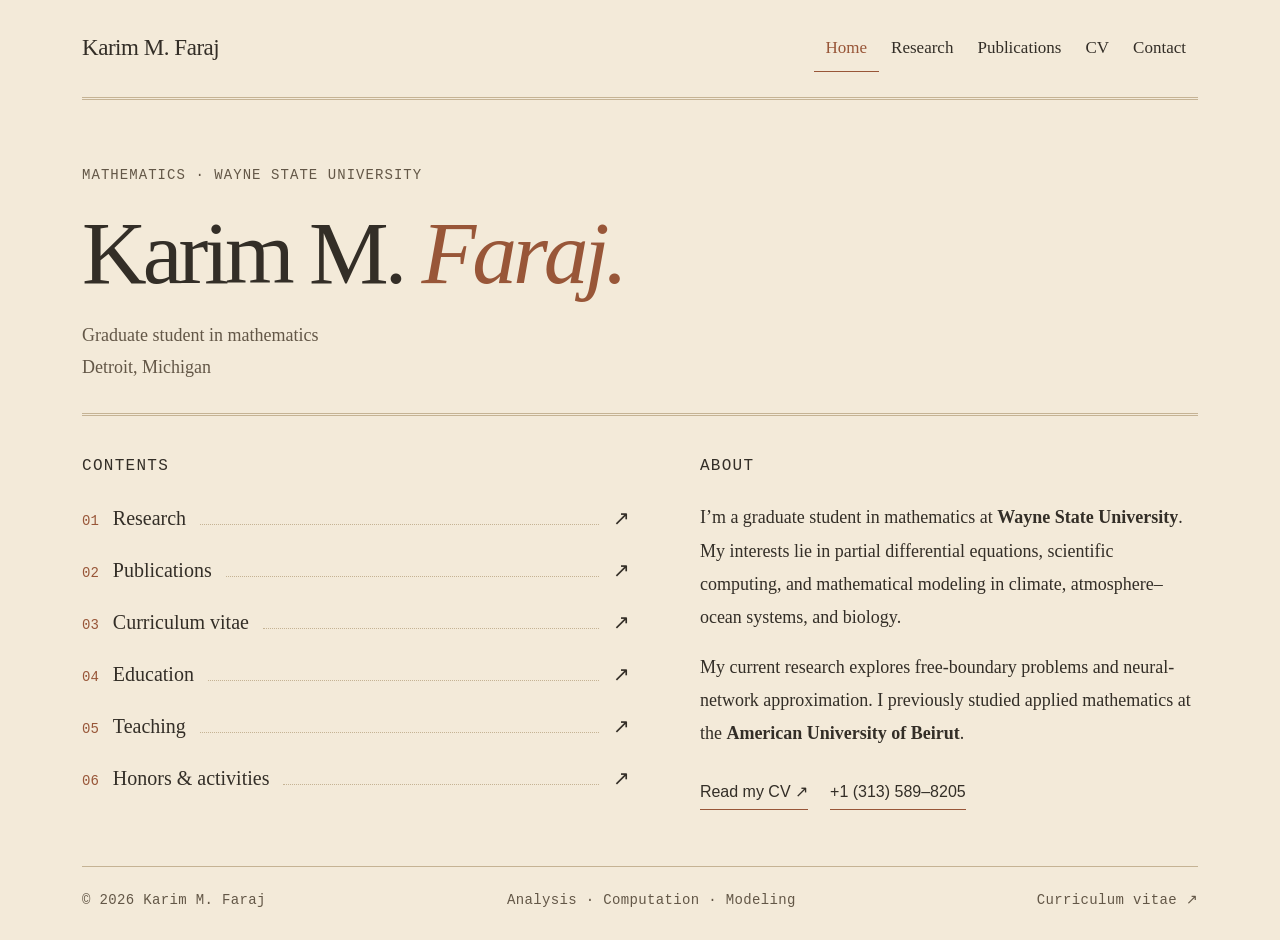
<file: index.html>
<!doctype html>
<html lang="en">
<head>
  <meta charset="utf-8">
  <meta name="viewport" content="width=device-width, initial-scale=1">
  <meta name="description" content="Karim M. Faraj — mathematics graduate student at Wayne State University. Research in partial differential equations, scientific computing, and mathematical modeling.">
  <meta name="theme-color" content="#f5f0e6">
  <title>About · Karim M. Faraj</title>
  <link rel="icon" href="favicon.svg" type="image/svg+xml">
  <link rel="stylesheet" href="styles.css">
  <script src="site.js" defer></script>
</head>
<body><a class="skip-link" href="#main">Skip to content</a><div class="page-shell"><header class="site-header"><a class="wordmark" href="index.html">Karim M. Faraj</a><nav aria-label="Main navigation"><a href="index.html" aria-current="page">Home</a><a href="research.html">Research</a><a href="publications.html">Publications</a><a href="cv.html">CV</a><a href="contact.html">Contact</a></nav></header><main id="main"><section class="home-overview" aria-labelledby="home-title"><div class="home-identity"><p class="eyebrow">Mathematics · Wayne State University</p><h1 id="home-title">Karim M. <em>Faraj.</em></h1><p class="home-affiliation">Graduate student in mathematics<br>Detroit, Michigan</p></div>
<nav class="contents" aria-label="Website contents"><h2>Contents</h2><ol><li><a href="research.html"><span>01</span><strong>Research</strong><span class="contents-dots"></span><span>↗</span></a></li><li><a href="publications.html"><span>02</span><strong>Publications</strong><span class="contents-dots"></span><span>↗</span></a></li><li><a href="cv.html"><span>03</span><strong>Curriculum vitae</strong><span class="contents-dots"></span><span>↗</span></a></li><li><a href="education.html"><span>04</span><strong>Education</strong><span class="contents-dots"></span><span>↗</span></a></li><li><a href="teaching.html"><span>05</span><strong>Teaching</strong><span class="contents-dots"></span><span>↗</span></a></li><li><a href="beyond.html"><span>06</span><strong>Honors &amp; activities</strong><span class="contents-dots"></span><span>↗</span></a></li></ol></nav>
<section class="home-abstract" aria-labelledby="about-heading"><h2 id="about-heading">About</h2><p>I’m a graduate student in mathematics at <strong>Wayne State University</strong>. My interests lie in partial differential equations, scientific computing, and mathematical modeling in climate, atmosphere–ocean systems, and biology.</p><p>My current research explores free-boundary problems and neural-network approximation. I previously studied applied mathematics at the <strong>American University of Beirut</strong>.</p><div class="hero-links"><a class="text-link" href="cv.html">Read my CV ↗</a><a class="text-link" href="tel:+13135898205">+1 (313) 589–8205</a></div></section></section></main><footer class="site-footer"><span>© 2026 Karim M. Faraj</span><span>Analysis · Computation · Modeling</span><a href="cv.html">Curriculum vitae ↗</a></footer></div></body></html>
</file>
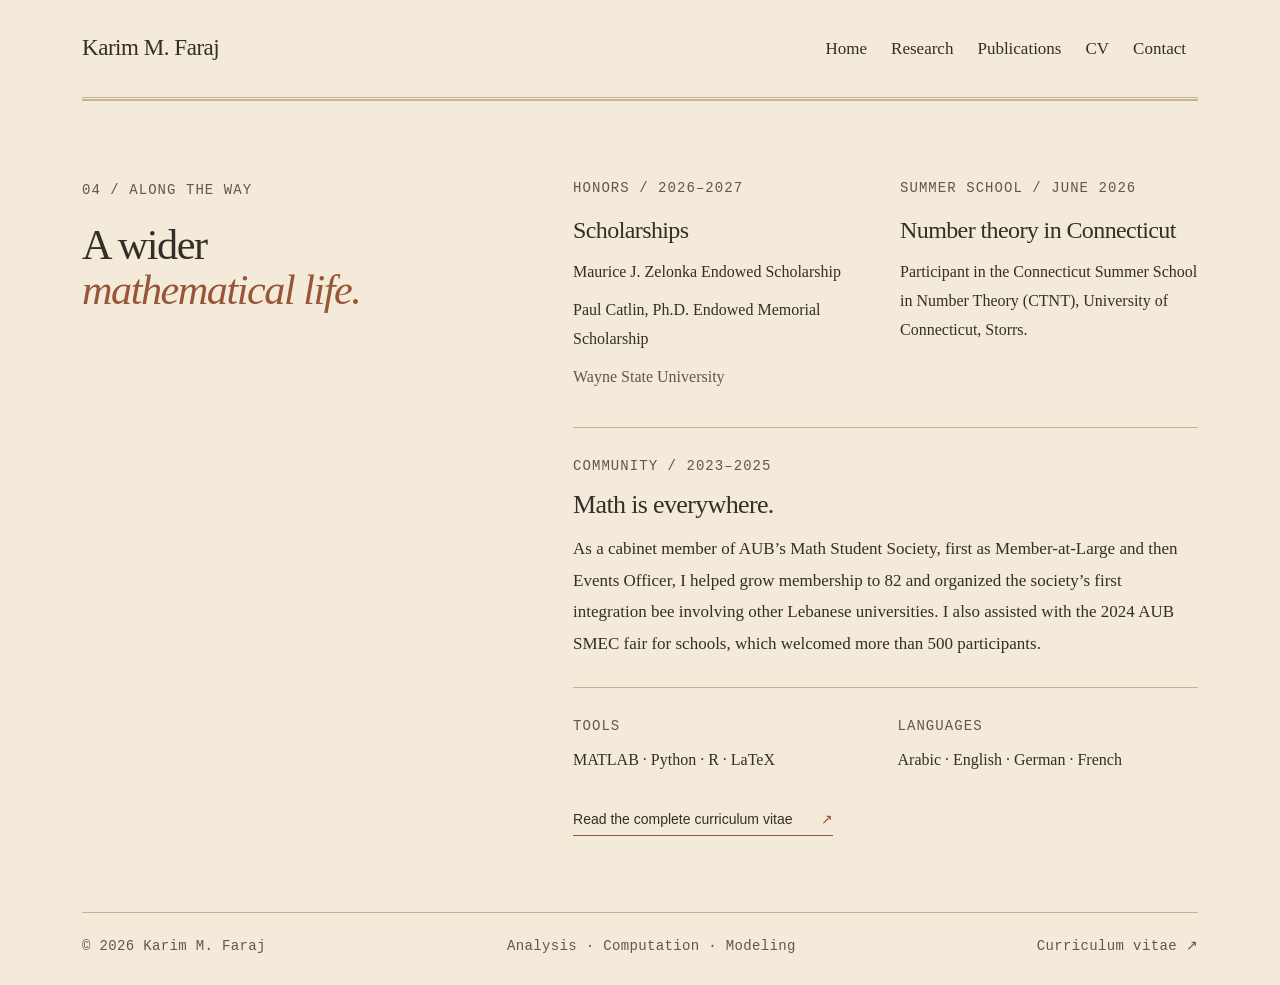
<file: beyond.html>
<!doctype html>
<html lang="en">
<head>
  <meta charset="utf-8">
  <meta name="viewport" content="width=device-width, initial-scale=1">
  <meta name="description" content="Karim M. Faraj — mathematics graduate student at Wayne State University. Research in partial differential equations, scientific computing, and mathematical modeling.">
  <meta name="theme-color" content="#f5f0e6">
  <title>More · Karim M. Faraj</title>
  <link rel="icon" href="favicon.svg" type="image/svg+xml">
  <link rel="stylesheet" href="styles.css">
  <script src="site.js" defer></script>
</head>
<body><a class="skip-link" href="#main">Skip to content</a><div class="page-shell"><header class="site-header"><a class="wordmark" href="index.html">Karim M. Faraj</a><nav aria-label="Main navigation"><a href="index.html">Home</a><a href="research.html">Research</a><a href="publications.html">Publications</a><a href="cv.html">CV</a><a href="contact.html">Contact</a></nav></header><main id="main"><section class="content-section" id="beyond" aria-labelledby="beyond-title">
      <div class="section-heading"><p class="eyebrow">04 / Along the way</p><h1 id="beyond-title">A wider<br><em>mathematical life.</em></h1></div>
      <div class="section-body">
        <div class="notes-grid">
          <article class="note-block"><p class="eyebrow">Honors / 2026–2027</p><h3>Scholarships</h3><p>Maurice J. Zelonka Endowed Scholarship</p><p>Paul Catlin, Ph.D. Endowed Memorial Scholarship</p><p class="small-note">Wayne State University</p></article>
          <article class="note-block"><p class="eyebrow">Summer school / June 2026</p><h3>Number theory in Connecticut</h3><p>Participant in the Connecticut Summer School in Number Theory (CTNT), University of Connecticut, Storrs.</p></article>
        </div>
        <article class="community-note"><p class="eyebrow">Community / 2023–2025</p><h3>Math is everywhere.</h3><p>As a cabinet member of AUB’s Math Student Society, first as Member-at-Large and then Events Officer, I helped grow membership to 82 and organized the society’s first integration bee involving other Lebanese universities. I also assisted with the 2024 AUB SMEC fair for schools, which welcomed more than 500 participants.</p></article>
        <div class="skills-summary"><div><p class="eyebrow">Tools</p><p>MATLAB · Python · R · LaTeX</p></div><div><p class="eyebrow">Languages</p><p>Arabic · English · German · French</p></div></div>
        <a class="text-link" href="cv.html">Read the complete curriculum vitae <span aria-hidden="true">↗</span></a>
      </div>
    </section></main><footer class="site-footer"><span>© 2026 Karim M. Faraj</span><span>Analysis · Computation · Modeling</span><a href="cv.html">Curriculum vitae ↗</a></footer></div></body></html>
</file>
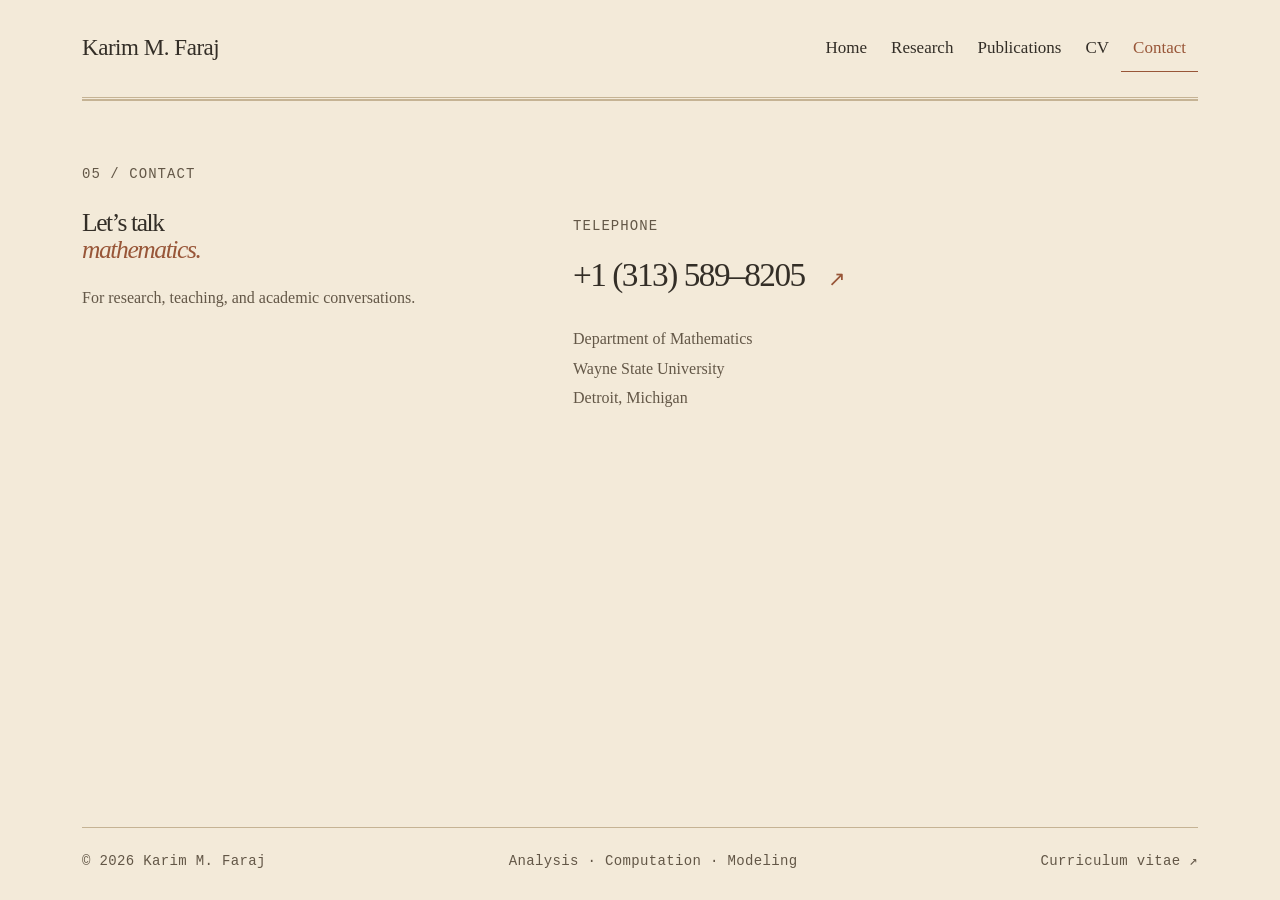
<file: contact.html>
<!doctype html>
<html lang="en">
<head>
  <meta charset="utf-8">
  <meta name="viewport" content="width=device-width, initial-scale=1">
  <meta name="description" content="Karim M. Faraj — mathematics graduate student at Wayne State University. Research in partial differential equations, scientific computing, and mathematical modeling.">
  <meta name="theme-color" content="#f5f0e6">
  <title>Contact · Karim M. Faraj</title>
  <link rel="icon" href="favicon.svg" type="image/svg+xml">
  <link rel="stylesheet" href="styles.css">
  <script src="site.js" defer></script>
</head>
<body><a class="skip-link" href="#main">Skip to content</a><div class="page-shell"><header class="site-header"><a class="wordmark" href="index.html">Karim M. Faraj</a><nav aria-label="Main navigation"><a href="index.html">Home</a><a href="research.html">Research</a><a href="publications.html">Publications</a><a href="cv.html">CV</a><a href="contact.html" aria-current="page">Contact</a></nav></header><main id="main"><section class="contact-section" id="contact" aria-labelledby="contact-title">
      <p class="eyebrow">05 / Contact</p>
      <div class="contact-grid"><div><h1 id="contact-title">Let’s talk<br><em>mathematics.</em></h1><p>For research, teaching, and academic conversations.</p></div><div class="contact-details"><p class="eyebrow">Telephone</p><a class="phone-link" href="tel:+13135898205">+1 (313) 589–8205 <span aria-hidden="true">↗</span></a><p>Department of Mathematics<br>Wayne State University<br>Detroit, Michigan</p></div></div>
    </section></main><footer class="site-footer"><span>© 2026 Karim M. Faraj</span><span>Analysis · Computation · Modeling</span><a href="cv.html">Curriculum vitae ↗</a></footer></div></body></html>
</file>
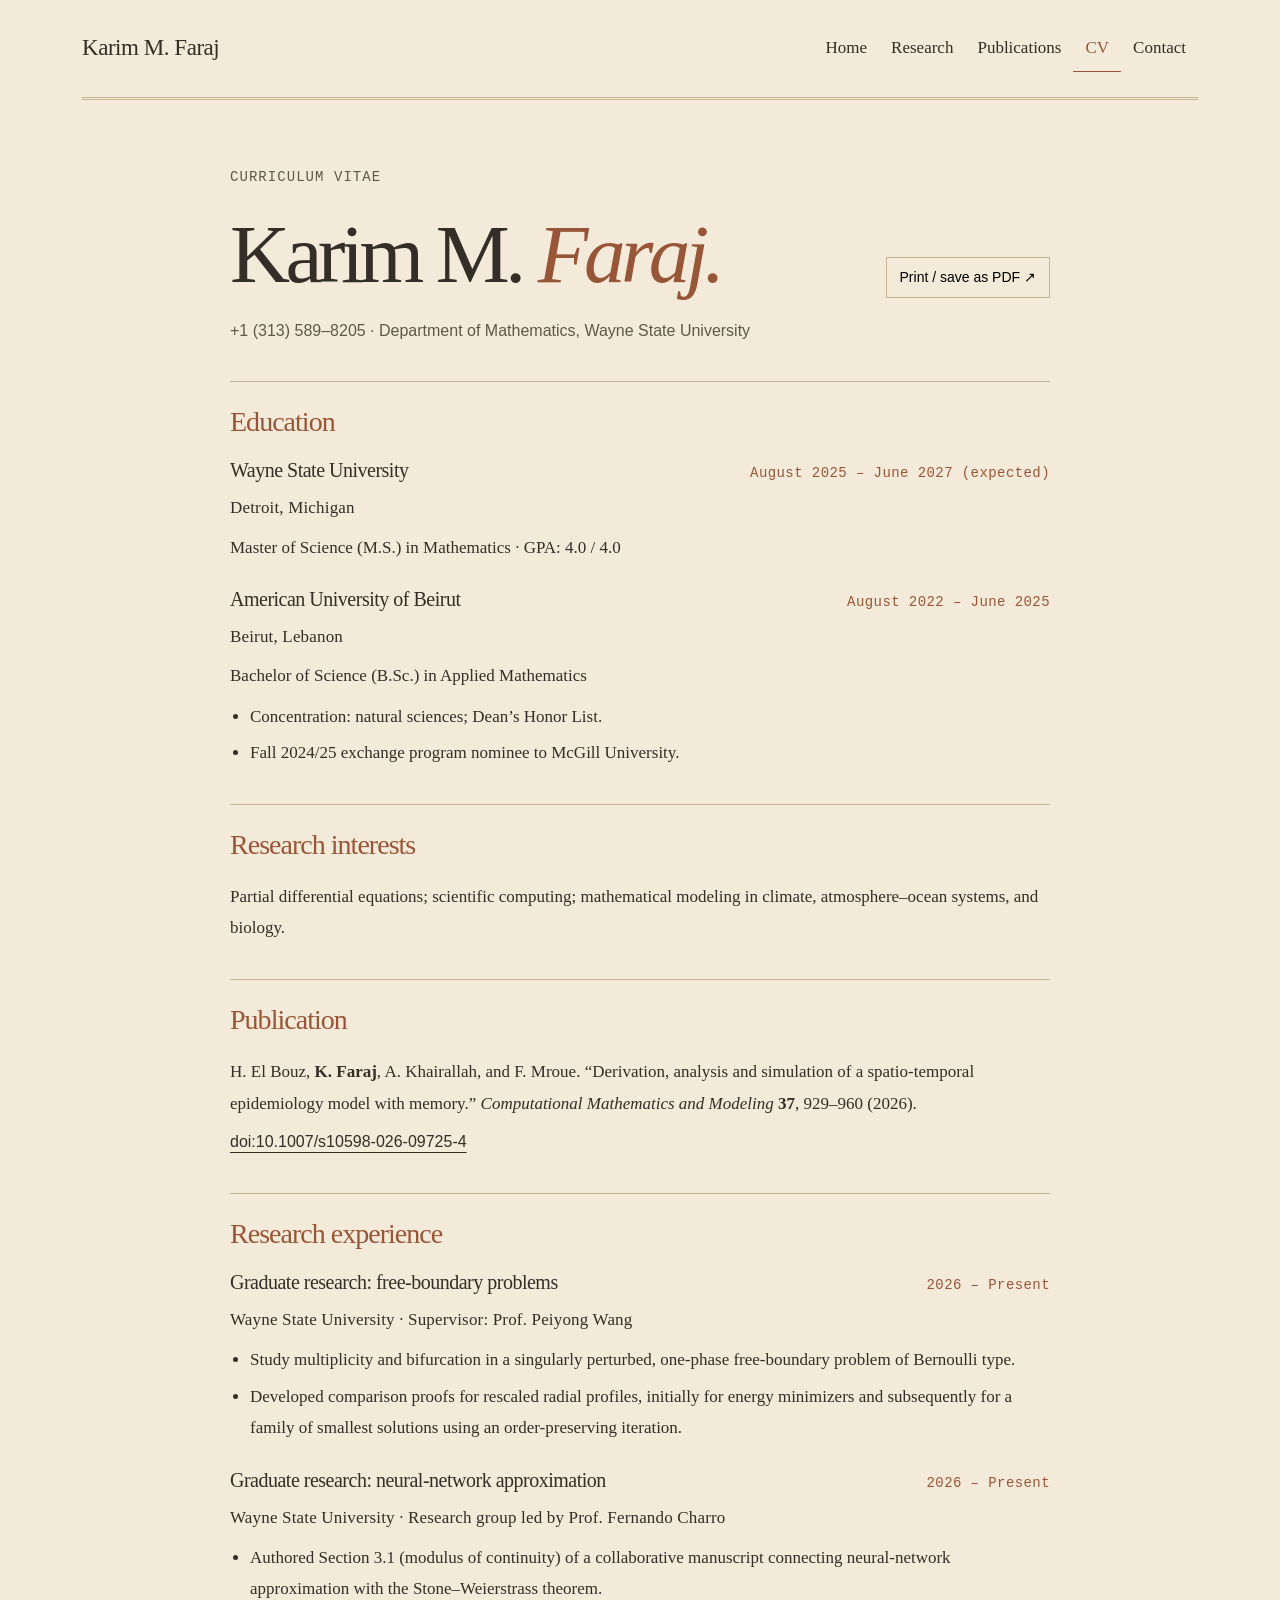
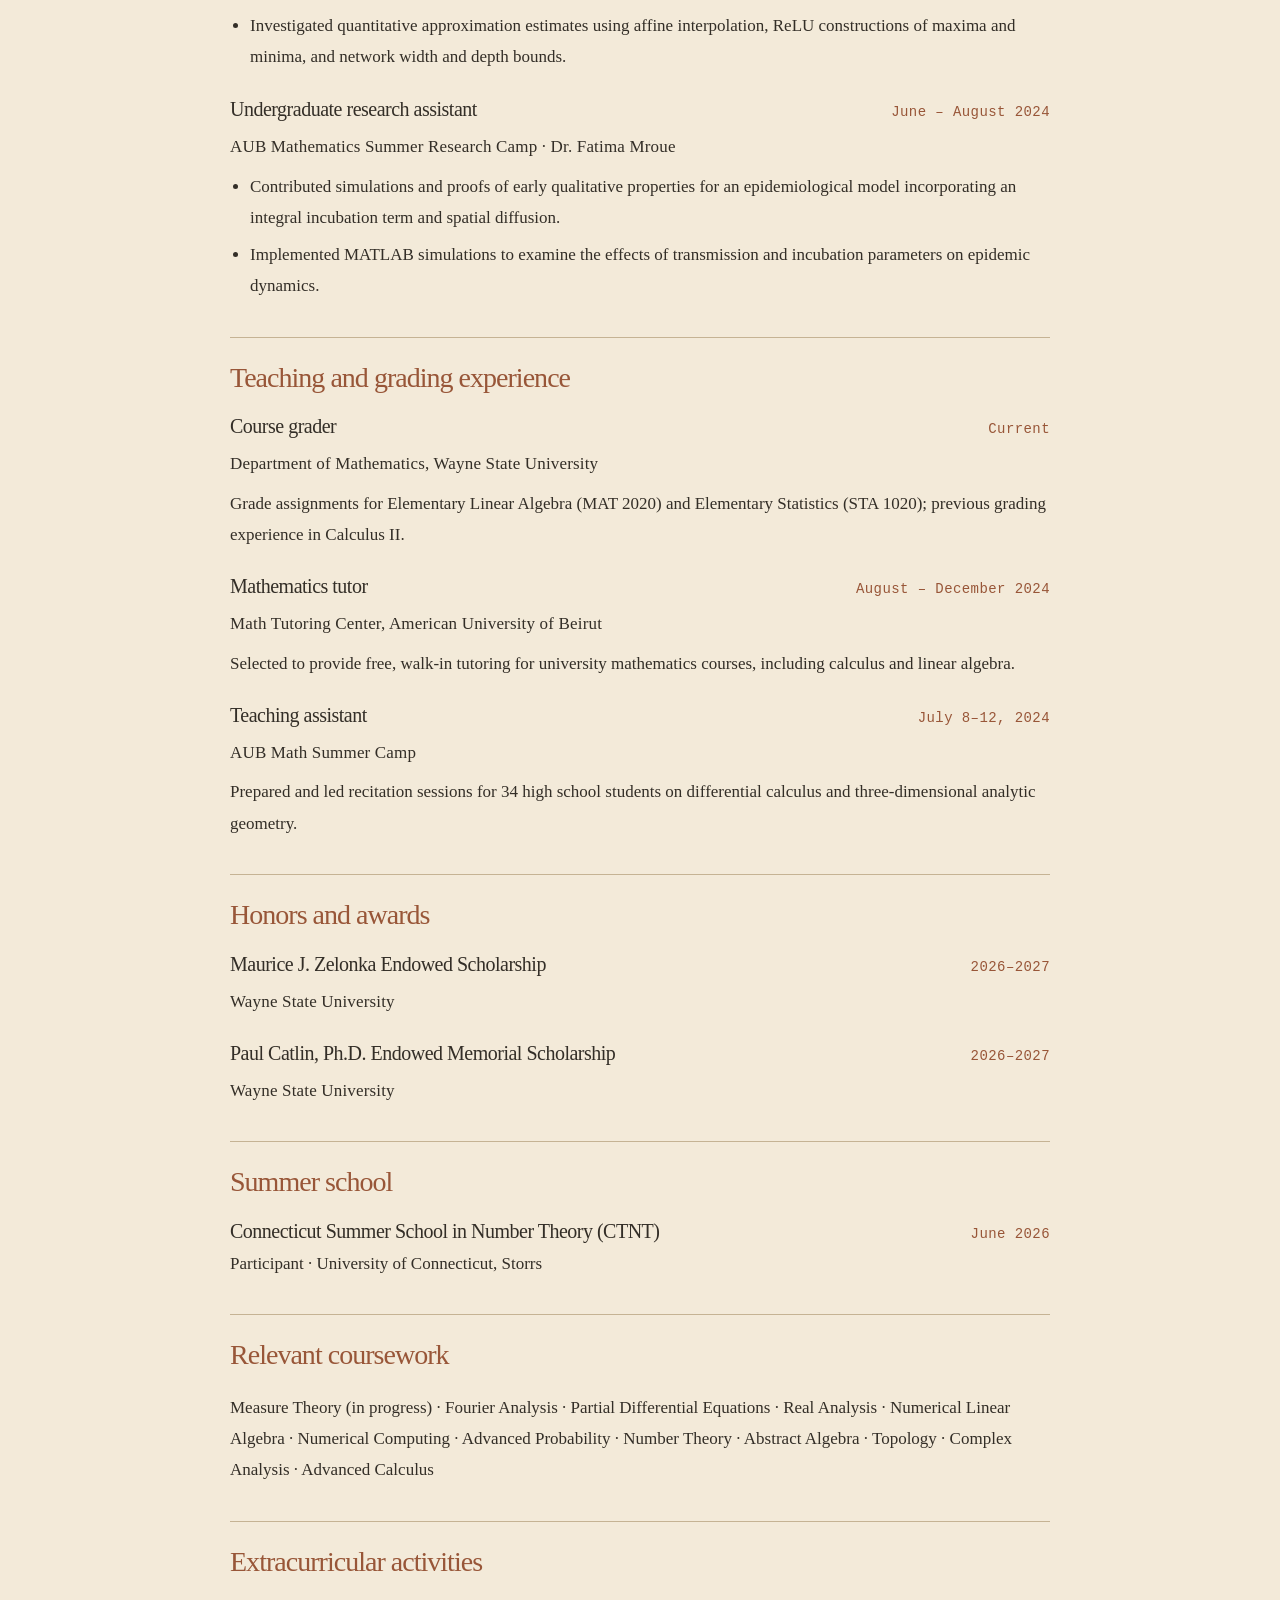
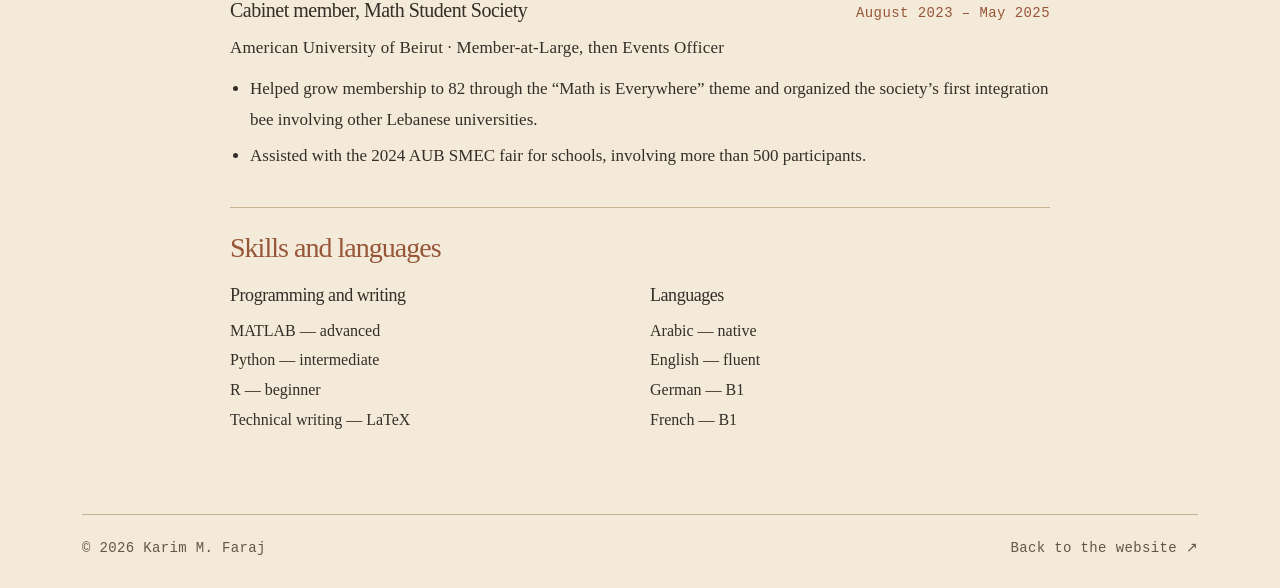
<file: cv.html>
<!doctype html>
<html lang="en">
<head>
  <meta charset="utf-8">
  <meta name="viewport" content="width=device-width, initial-scale=1">
  <meta name="description" content="Curriculum vitae of Karim M. Faraj: education, research, publication, teaching, honors, and skills in mathematics.">
  <meta name="theme-color" content="#f5f0e6">
  <title>Curriculum vitae · Karim M. Faraj</title>
  <link rel="icon" href="favicon.svg" type="image/svg+xml">
  <link rel="stylesheet" href="styles.css">
  <script src="site.js" defer></script>
</head>
<body>
<a class="skip-link" href="#main">Skip to content</a>
<div class="page-shell">
  <header class="site-header"><a class="wordmark" href="index.html">Karim M. Faraj</a><nav aria-label="Main navigation"><a href="index.html">Home</a><a href="research.html">Research</a><a href="publications.html">Publications</a><a href="cv.html" aria-current="page">CV</a><a href="contact.html">Contact</a></nav></header>
  <main id="main" class="cv-main">
    <p class="eyebrow">Curriculum vitae</p>
    <div class="cv-title-row"><h1>Karim M. <em>Faraj.</em></h1><button class="print-button" type="button" data-print>Print / save as PDF <span aria-hidden="true">↗</span></button></div>
    <p class="cv-contact"><a href="tel:+13135898205">+1 (313) 589–8205</a> · Department of Mathematics, Wayne State University</p>

    <section class="cv-section" aria-labelledby="cv-education"><h2 id="cv-education">Education</h2>
      <article class="cv-item"><div class="cv-item-head"><h3>Wayne State University</h3><p class="entry-date">August 2025 – June 2027 (expected)</p></div><p class="entry-byline">Detroit, Michigan</p><p>Master of Science (M.S.) in Mathematics · GPA: 4.0 / 4.0</p></article>
      <article class="cv-item"><div class="cv-item-head"><h3>American University of Beirut</h3><p class="entry-date">August 2022 – June 2025</p></div><p class="entry-byline">Beirut, Lebanon</p><p>Bachelor of Science (B.Sc.) in Applied Mathematics</p><ul><li>Concentration: natural sciences; Dean’s Honor List.</li><li>Fall 2024/25 exchange program nominee to McGill University.</li></ul></article>
    </section>

    <section class="cv-section" aria-labelledby="cv-interests"><h2 id="cv-interests">Research interests</h2><p>Partial differential equations; scientific computing; mathematical modeling in climate, atmosphere–ocean systems, and biology.</p></section>

    <section class="cv-section" aria-labelledby="cv-publication"><h2 id="cv-publication">Publication</h2><p>H. El Bouz, <strong>K. Faraj</strong>, A. Khairallah, and F. Mroue. “Derivation, analysis and simulation of a spatio-temporal epidemiology model with memory.” <cite>Computational Mathematics and Modeling</cite> <strong>37</strong>, 929–960 (2026).</p><p><a class="doi-link" href="https://doi.org/10.1007/s10598-026-09725-4" target="_blank" rel="noopener noreferrer">doi:10.1007/s10598-026-09725-4<span class="sr-only"> (opens in a new tab)</span></a></p></section>

    <section class="cv-section" aria-labelledby="cv-research"><h2 id="cv-research">Research experience</h2>
      <article class="cv-item"><div class="cv-item-head"><h3>Graduate research: free-boundary problems</h3><p class="entry-date">2026 – Present</p></div><p class="entry-byline">Wayne State University · Supervisor: Prof. Peiyong Wang</p><ul><li>Study multiplicity and bifurcation in a singularly perturbed, one-phase free-boundary problem of Bernoulli type.</li><li>Developed comparison proofs for rescaled radial profiles, initially for energy minimizers and subsequently for a family of smallest solutions using an order-preserving iteration.</li></ul></article>
      <article class="cv-item"><div class="cv-item-head"><h3>Graduate research: neural-network approximation</h3><p class="entry-date">2026 – Present</p></div><p class="entry-byline">Wayne State University · Research group led by Prof. Fernando Charro</p><ul><li>Authored Section 3.1 (modulus of continuity) of a collaborative manuscript connecting neural-network approximation with the Stone–Weierstrass theorem.</li><li>Investigated quantitative approximation estimates using affine interpolation, ReLU constructions of maxima and minima, and network width and depth bounds.</li></ul></article>
      <article class="cv-item"><div class="cv-item-head"><h3>Undergraduate research assistant</h3><p class="entry-date">June – August 2024</p></div><p class="entry-byline">AUB Mathematics Summer Research Camp · Dr. Fatima Mroue</p><ul><li>Contributed simulations and proofs of early qualitative properties for an epidemiological model incorporating an integral incubation term and spatial diffusion.</li><li>Implemented MATLAB simulations to examine the effects of transmission and incubation parameters on epidemic dynamics.</li></ul></article>
    </section>

    <section class="cv-section" aria-labelledby="cv-teaching"><h2 id="cv-teaching">Teaching and grading experience</h2>
      <article class="cv-item"><div class="cv-item-head"><h3>Course grader</h3><p class="entry-date">Current</p></div><p class="entry-byline">Department of Mathematics, Wayne State University</p><p>Grade assignments for Elementary Linear Algebra (MAT 2020) and Elementary Statistics (STA 1020); previous grading experience in Calculus II.</p></article>
      <article class="cv-item"><div class="cv-item-head"><h3>Mathematics tutor</h3><p class="entry-date">August – December 2024</p></div><p class="entry-byline">Math Tutoring Center, American University of Beirut</p><p>Selected to provide free, walk-in tutoring for university mathematics courses, including calculus and linear algebra.</p></article>
      <article class="cv-item"><div class="cv-item-head"><h3>Teaching assistant</h3><p class="entry-date">July 8–12, 2024</p></div><p class="entry-byline">AUB Math Summer Camp</p><p>Prepared and led recitation sessions for 34 high school students on differential calculus and three-dimensional analytic geometry.</p></article>
    </section>

    <section class="cv-section" aria-labelledby="cv-awards"><h2 id="cv-awards">Honors and awards</h2>
      <article class="cv-item"><div class="cv-item-head"><h3>Maurice J. Zelonka Endowed Scholarship</h3><p class="entry-date">2026–2027</p></div><p class="entry-byline">Wayne State University</p></article>
      <article class="cv-item"><div class="cv-item-head"><h3>Paul Catlin, Ph.D. Endowed Memorial Scholarship</h3><p class="entry-date">2026–2027</p></div><p class="entry-byline">Wayne State University</p></article>
    </section>

    <section class="cv-section" aria-labelledby="cv-school"><h2 id="cv-school">Summer school</h2><article class="cv-item"><div class="cv-item-head"><h3>Connecticut Summer School in Number Theory (CTNT)</h3><p class="entry-date">June 2026</p></div><p>Participant · University of Connecticut, Storrs</p></article></section>

    <section class="cv-section" aria-labelledby="cv-coursework"><h2 id="cv-coursework">Relevant coursework</h2><p>Measure Theory (in progress) · Fourier Analysis · Partial Differential Equations · Real Analysis · Numerical Linear Algebra · Numerical Computing · Advanced Probability · Number Theory · Abstract Algebra · Topology · Complex Analysis · Advanced Calculus</p></section>

    <section class="cv-section" aria-labelledby="cv-community"><h2 id="cv-community">Extracurricular activities</h2><article class="cv-item"><div class="cv-item-head"><h3>Cabinet member, Math Student Society</h3><p class="entry-date">August 2023 – May 2025</p></div><p class="entry-byline">American University of Beirut · Member-at-Large, then Events Officer</p><ul><li>Helped grow membership to 82 through the “Math is Everywhere” theme and organized the society’s first integration bee involving other Lebanese universities.</li><li>Assisted with the 2024 AUB SMEC fair for schools, involving more than 500 participants.</li></ul></article></section>

    <section class="cv-section" aria-labelledby="cv-skills"><h2 id="cv-skills">Skills and languages</h2><div class="cv-skills"><div><h3>Programming and writing</h3><p>MATLAB — advanced<br>Python — intermediate<br>R — beginner<br>Technical writing — LaTeX</p></div><div><h3>Languages</h3><p>Arabic — native<br>English — fluent<br>German — B1<br>French — B1</p></div></div></section>
  </main>
  <footer class="site-footer"><span>© 2026 Karim M. Faraj</span><a href="./">Back to the website <span aria-hidden="true">↗</span></a></footer>
</div>
</body>
</html>
</file>
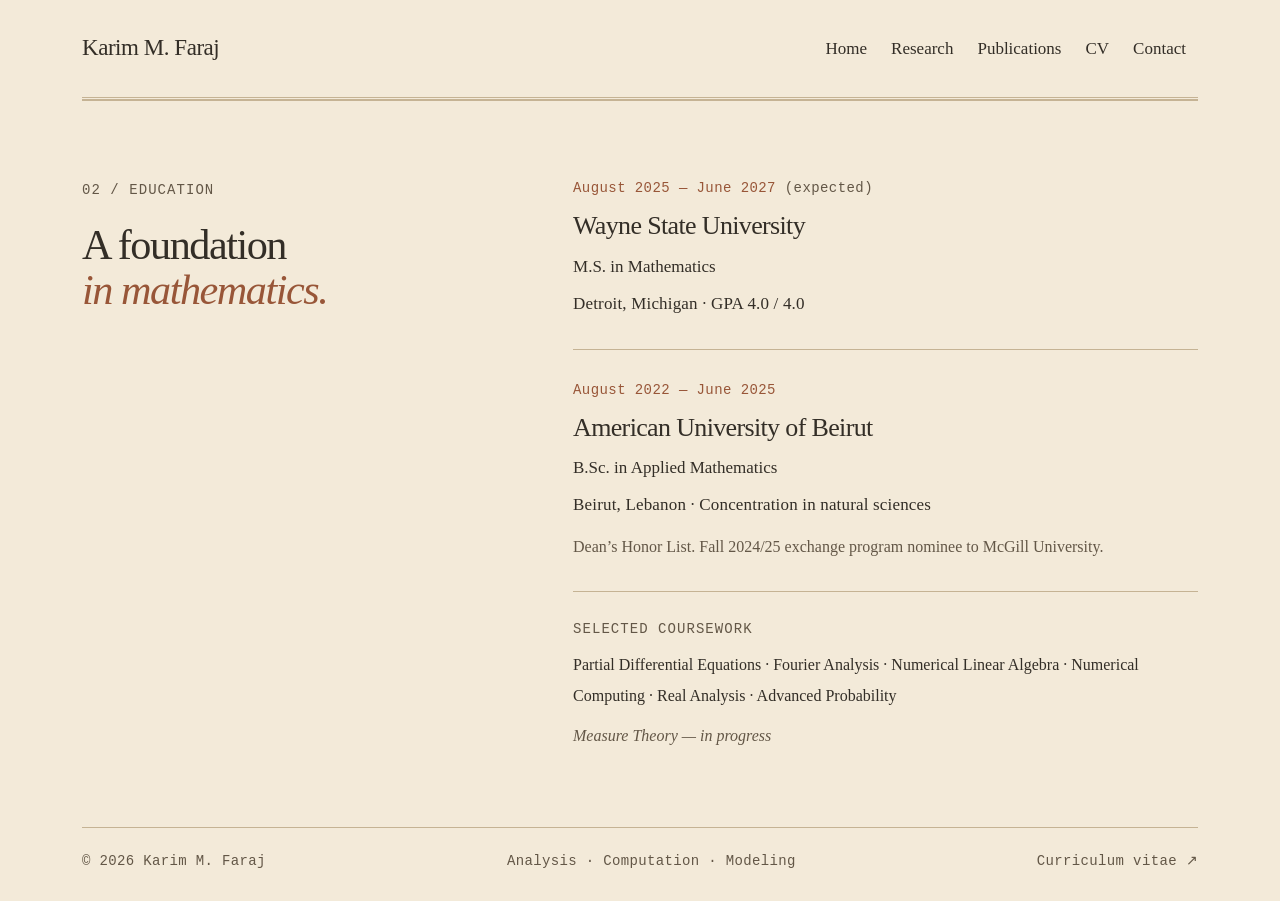
<file: education.html>
<!doctype html>
<html lang="en">
<head>
  <meta charset="utf-8">
  <meta name="viewport" content="width=device-width, initial-scale=1">
  <meta name="description" content="Karim M. Faraj — mathematics graduate student at Wayne State University. Research in partial differential equations, scientific computing, and mathematical modeling.">
  <meta name="theme-color" content="#f5f0e6">
  <title>Education · Karim M. Faraj</title>
  <link rel="icon" href="favicon.svg" type="image/svg+xml">
  <link rel="stylesheet" href="styles.css">
  <script src="site.js" defer></script>
</head>
<body><a class="skip-link" href="#main">Skip to content</a><div class="page-shell"><header class="site-header"><a class="wordmark" href="index.html">Karim M. Faraj</a><nav aria-label="Main navigation"><a href="index.html">Home</a><a href="research.html">Research</a><a href="publications.html">Publications</a><a href="cv.html">CV</a><a href="contact.html">Contact</a></nav></header><main id="main"><section class="content-section" id="education" aria-labelledby="education-title">
      <div class="section-heading"><p class="eyebrow">02 / Education</p><h1 id="education-title">A foundation<br><em>in mathematics.</em></h1></div>
      <div class="section-body">
        <article class="education-entry"><p class="entry-date">August 2025 — June 2027 <span>(expected)</span></p><h3>Wayne State University</h3><p class="degree">M.S. in Mathematics</p><p class="entry-byline">Detroit, Michigan · GPA 4.0 / 4.0</p></article>
        <article class="education-entry"><p class="entry-date">August 2022 — June 2025</p><h3>American University of Beirut</h3><p class="degree">B.Sc. in Applied Mathematics</p><p class="entry-byline">Beirut, Lebanon · Concentration in natural sciences</p><p class="education-note">Dean’s Honor List. Fall 2024/25 exchange program nominee to McGill University.</p></article>
        <div class="coursework"><p class="eyebrow">Selected coursework</p><p>Partial Differential Equations · Fourier Analysis · Numerical Linear Algebra · Numerical Computing · Real Analysis · Advanced Probability</p><p class="small-note">Measure Theory — in progress</p></div>
      </div>
    </section></main><footer class="site-footer"><span>© 2026 Karim M. Faraj</span><span>Analysis · Computation · Modeling</span><a href="cv.html">Curriculum vitae ↗</a></footer></div></body></html>
</file>
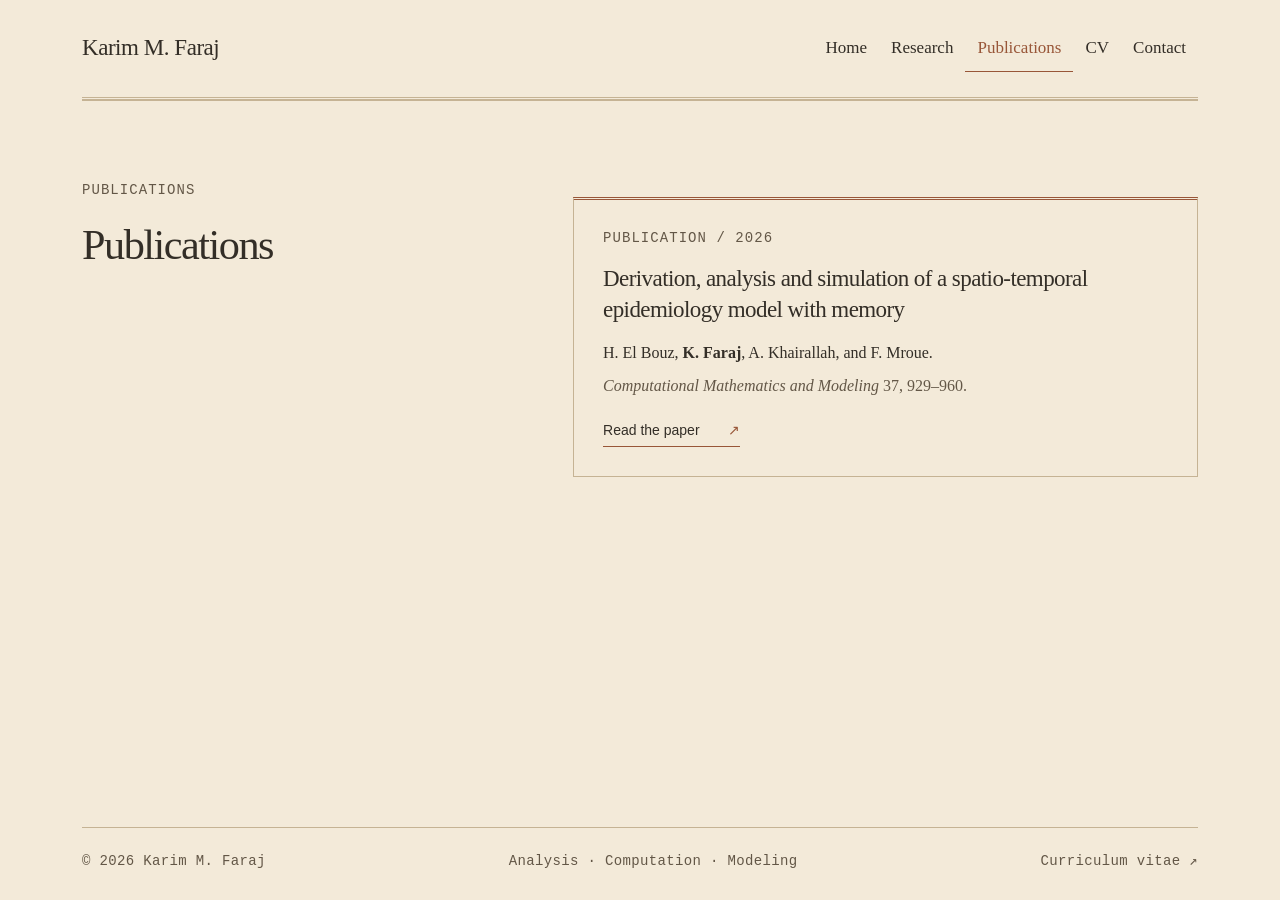
<file: publications.html>
<!doctype html>
<html lang="en">
<head>
  <meta charset="utf-8">
  <meta name="viewport" content="width=device-width, initial-scale=1">
  <meta name="description" content="Karim M. Faraj — mathematics graduate student at Wayne State University. Research in partial differential equations, scientific computing, and mathematical modeling.">
  <meta name="theme-color" content="#f5f0e6">
  <title>Publications · Karim M. Faraj</title>
  <link rel="icon" href="favicon.svg" type="image/svg+xml">
  <link rel="stylesheet" href="styles.css">
  <script src="site.js" defer></script>
</head>
<body><a class="skip-link" href="#main">Skip to content</a><div class="page-shell"><header class="site-header"><a class="wordmark" href="index.html">Karim M. Faraj</a><nav aria-label="Main navigation"><a href="index.html">Home</a><a href="research.html">Research</a><a href="publications.html" aria-current="page">Publications</a><a href="cv.html">CV</a><a href="contact.html">Contact</a></nav></header><main id="main"><section class="content-section"><div class="section-heading"><p class="eyebrow">Publications</p><h1>Publications</h1></div><div class="section-body"><aside class="publication" aria-labelledby="publication-title">
          <p class="eyebrow">Publication / 2026</p><h3 id="publication-title">Derivation, analysis and simulation of a spatio-temporal epidemiology model with memory</h3>
          <p>H. El Bouz, <strong>K. Faraj</strong>, A. Khairallah, and F. Mroue.</p><p class="journal"><cite>Computational Mathematics and Modeling</cite> 37, 929–960.</p>
          <a class="text-link" href="https://doi.org/10.1007/s10598-026-09725-4" target="_blank" rel="noopener noreferrer">Read the paper <span aria-hidden="true">↗</span><span class="sr-only"> (opens in a new tab)</span></a>
        </aside></div></section></main><footer class="site-footer"><span>© 2026 Karim M. Faraj</span><span>Analysis · Computation · Modeling</span><a href="cv.html">Curriculum vitae ↗</a></footer></div></body></html>
</file>
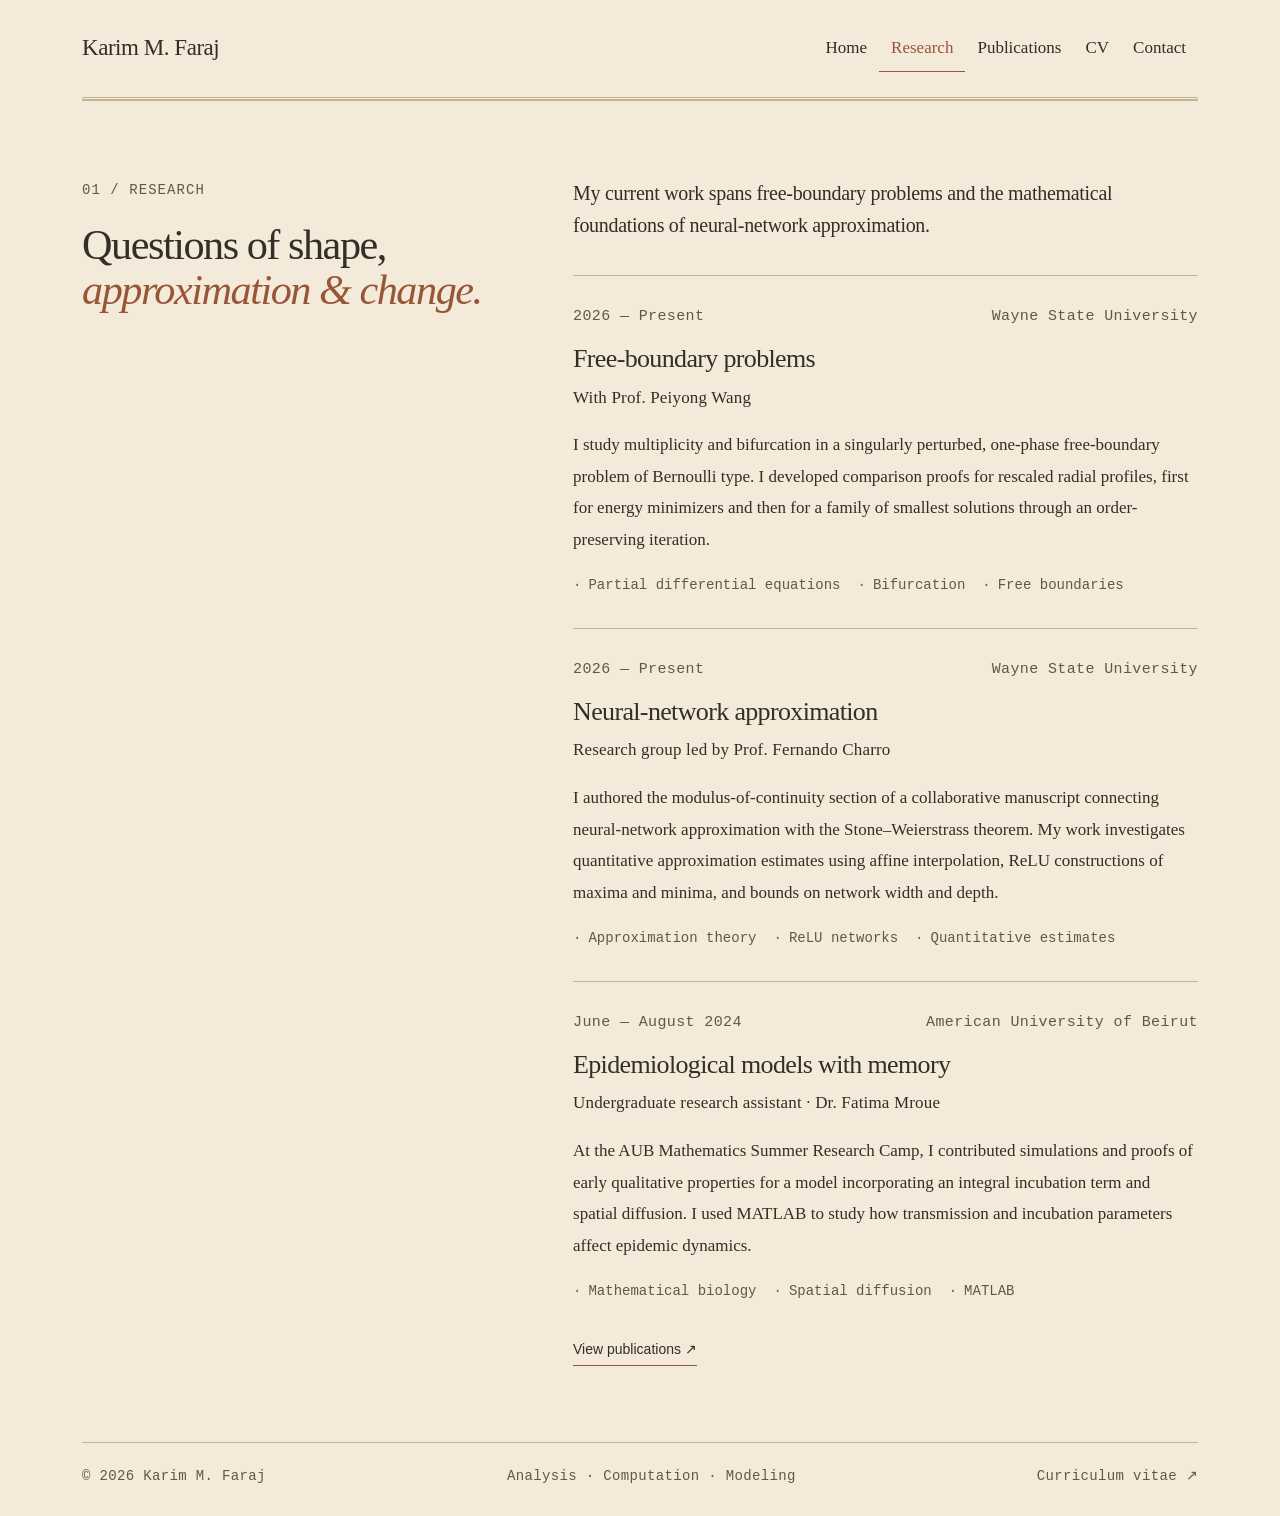
<file: research.html>
<!doctype html>
<html lang="en">
<head>
  <meta charset="utf-8">
  <meta name="viewport" content="width=device-width, initial-scale=1">
  <meta name="description" content="Karim M. Faraj — mathematics graduate student at Wayne State University. Research in partial differential equations, scientific computing, and mathematical modeling.">
  <meta name="theme-color" content="#f5f0e6">
  <title>Research · Karim M. Faraj</title>
  <link rel="icon" href="favicon.svg" type="image/svg+xml">
  <link rel="stylesheet" href="styles.css">
  <script src="site.js" defer></script>
</head>
<body><a class="skip-link" href="#main">Skip to content</a><div class="page-shell"><header class="site-header"><a class="wordmark" href="index.html">Karim M. Faraj</a><nav aria-label="Main navigation"><a href="index.html">Home</a><a href="research.html" aria-current="page">Research</a><a href="publications.html">Publications</a><a href="cv.html">CV</a><a href="contact.html">Contact</a></nav></header><main id="main"><section class="content-section" id="research" aria-labelledby="research-title">
      <div class="section-heading"><p class="eyebrow">01 / Research</p><h1 id="research-title">Questions of shape,<br><em>approximation &amp; change.</em></h1></div>
      <div class="section-body">
        <p class="section-intro">My current work spans free-boundary problems and the mathematical foundations of neural-network approximation.</p>
        <article class="research-entry">
          <div class="entry-meta"><span>2026 — Present</span><span>Wayne State University</span></div>
          <h3>Free-boundary problems</h3><p class="entry-byline">With Prof. Peiyong Wang</p>
          <p>I study multiplicity and bifurcation in a singularly perturbed, one-phase free-boundary problem of Bernoulli type. I developed comparison proofs for rescaled radial profiles, first for energy minimizers and then for a family of smallest solutions through an order-preserving iteration.</p>
          <ul class="topic-list" aria-label="Research topics"><li>Partial differential equations</li><li>Bifurcation</li><li>Free boundaries</li></ul>
        </article>
        <article class="research-entry">
          <div class="entry-meta"><span>2026 — Present</span><span>Wayne State University</span></div>
          <h3>Neural-network approximation</h3><p class="entry-byline">Research group led by Prof. Fernando Charro</p>
          <p>I authored the modulus-of-continuity section of a collaborative manuscript connecting neural-network approximation with the Stone–Weierstrass theorem. My work investigates quantitative approximation estimates using affine interpolation, ReLU constructions of maxima and minima, and bounds on network width and depth.</p>
          <ul class="topic-list" aria-label="Research topics"><li>Approximation theory</li><li>ReLU networks</li><li>Quantitative estimates</li></ul>
        </article>
        <article class="research-entry">
          <div class="entry-meta"><span>June — August 2024</span><span>American University of Beirut</span></div>
          <h3>Epidemiological models with memory</h3><p class="entry-byline">Undergraduate research assistant · Dr. Fatima Mroue</p>
          <p>At the AUB Mathematics Summer Research Camp, I contributed simulations and proofs of early qualitative properties for a model incorporating an integral incubation term and spatial diffusion. I used MATLAB to study how transmission and incubation parameters affect epidemic dynamics.</p>
          <ul class="topic-list" aria-label="Research topics"><li>Mathematical biology</li><li>Spatial diffusion</li><li>MATLAB</li></ul>
        </article>
        <a class="text-link" href="publications.html">View publications ↗</a>
      </div>
    </section></main><footer class="site-footer"><span>© 2026 Karim M. Faraj</span><span>Analysis · Computation · Modeling</span><a href="cv.html">Curriculum vitae ↗</a></footer></div></body></html>
</file>
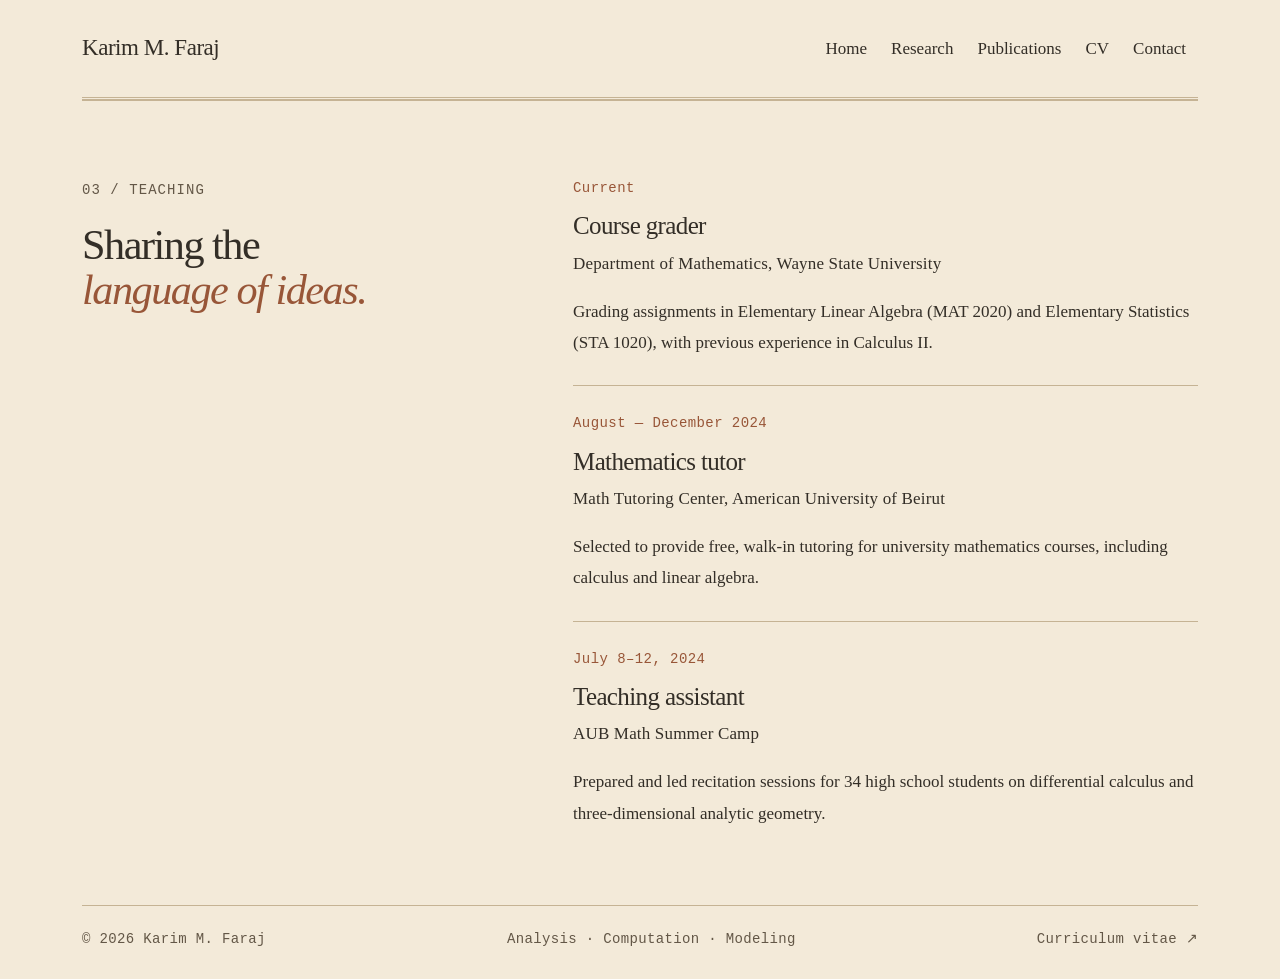
<file: teaching.html>
<!doctype html>
<html lang="en">
<head>
  <meta charset="utf-8">
  <meta name="viewport" content="width=device-width, initial-scale=1">
  <meta name="description" content="Karim M. Faraj — mathematics graduate student at Wayne State University. Research in partial differential equations, scientific computing, and mathematical modeling.">
  <meta name="theme-color" content="#f5f0e6">
  <title>Teaching · Karim M. Faraj</title>
  <link rel="icon" href="favicon.svg" type="image/svg+xml">
  <link rel="stylesheet" href="styles.css">
  <script src="site.js" defer></script>
</head>
<body><a class="skip-link" href="#main">Skip to content</a><div class="page-shell"><header class="site-header"><a class="wordmark" href="index.html">Karim M. Faraj</a><nav aria-label="Main navigation"><a href="index.html">Home</a><a href="research.html">Research</a><a href="publications.html">Publications</a><a href="cv.html">CV</a><a href="contact.html">Contact</a></nav></header><main id="main"><section class="content-section" id="teaching" aria-labelledby="teaching-title">
      <div class="section-heading"><p class="eyebrow">03 / Teaching</p><h1 id="teaching-title">Sharing the<br><em>language of ideas.</em></h1></div>
      <div class="section-body">
        <article class="teaching-entry"><p class="entry-date">Current</p><h3>Course grader</h3><p class="entry-byline">Department of Mathematics, Wayne State University</p><p>Grading assignments in Elementary Linear Algebra (MAT 2020) and Elementary Statistics (STA 1020), with previous experience in Calculus II.</p></article>
        <article class="teaching-entry"><p class="entry-date">August — December 2024</p><h3>Mathematics tutor</h3><p class="entry-byline">Math Tutoring Center, American University of Beirut</p><p>Selected to provide free, walk-in tutoring for university mathematics courses, including calculus and linear algebra.</p></article>
        <article class="teaching-entry"><p class="entry-date">July 8–12, 2024</p><h3>Teaching assistant</h3><p class="entry-byline">AUB Math Summer Camp</p><p>Prepared and led recitation sessions for 34 high school students on differential calculus and three-dimensional analytic geometry.</p></article>
      </div>
    </section></main><footer class="site-footer"><span>© 2026 Karim M. Faraj</span><span>Analysis · Computation · Modeling</span><a href="cv.html">Curriculum vitae ↗</a></footer></div></body></html>
</file>
<file: styles.css>
/* Warm paper, dark ink, and an understated terracotta accent. */
:root {
  --paper: #f3ead9;
  --ink: #332e27;
  --muted: #635747;
  --rust: #985638;
  --line: #c5b394;
  --wash: #eadeca;
  --serif: "Palatino Linotype", "Book Antiqua", Palatino, Georgia, serif;
  --sans: "Segoe UI", Arial, sans-serif;
  --mono: "Courier New", monospace;
  color-scheme: light;
  font-family: var(--serif);
  color: var(--ink);
  background: var(--paper);
  font-synthesis: none;
  scroll-behavior: smooth;
  scroll-padding-top: 1.5rem;
}
* { box-sizing: border-box; }
body { margin: 0; font-size: 17px; line-height: 1.75; -webkit-font-smoothing: antialiased; }
::selection { background: #d6bda0; color: var(--ink); }
a { color: inherit; text-decoration-thickness: 1px; text-underline-offset: 5px; }
a:hover { color: var(--rust); }
a:focus-visible, button:focus-visible { outline: 2px solid var(--rust); outline-offset: 6px; }
button { font: inherit; }
p, h1, h2, h3, figure { margin: 0; }
h1, h2, h3 { font-weight: 400; }
h1, h2 { line-height: 1.05; letter-spacing: -.055em; }
h2 { font-size: clamp(2.2rem, 3.3vw, 3.1rem); }
h2 em, h1 em { font-weight: 400; color: var(--rust); }
h3 { font-size: 1.6rem; line-height: 1.25; letter-spacing: -.025em; }
p + p { margin-top: 1rem; }
strong { font-weight: 600; }
section[id] { scroll-margin-top: 1.5rem; }
.page-shell { max-width: 1240px; margin: 0 auto; padding: 0 62px; }
.eyebrow, .entry-meta, .entry-date, .site-footer, .hero-footnote {
  font-family: var(--mono); font-size: 14px; font-weight: 400; line-height: 1.6; letter-spacing: .075em;
}
.eyebrow { text-transform: uppercase; color: var(--muted); }
.skip-link { position: fixed; left: 1rem; top: -6rem; padding: .6rem 1rem; background: var(--ink); color: var(--paper); z-index: 10; }
.skip-link:focus { top: 1rem; }
.sr-only { position: absolute; width: 1px; height: 1px; padding: 0; margin: -1px; overflow: hidden; clip: rect(0,0,0,0); white-space: nowrap; border: 0; }
.site-header { min-height: 106px; display: flex; align-items: center; gap: 2.8rem; border-bottom: 1px solid var(--line); }
.wordmark { font-size: 22px; letter-spacing: .075em; text-decoration: none; white-space: nowrap; }
.wordmark span { color: var(--rust); }
.site-header nav { display: flex; gap: 1.65rem; margin-left: auto; font-family: var(--sans); font-size: 14px; }
.site-header nav a, .header-cv { text-decoration: none; }
.site-header nav a[aria-current="location"] { color: var(--rust); }
.header-cv { border-left: 1px solid var(--line); padding-left: 2rem; font-family: var(--sans); font-size: 14px; white-space: nowrap; }
.header-cv span { margin-left: .7rem; color: var(--rust); }
.hero { display: grid; grid-template-columns: 1.25fr 1fr; column-gap: 6%; padding: 73px 0 0; }
.hero .eyebrow { font-size: 14px; letter-spacing: .09em; }
.small-star { font-size: 18px; color: var(--rust); display: inline-block; vertical-align: middle; margin-right: .6rem; }
.hero h1 { font-size: clamp(5.2rem,8.7vw,7.5rem); line-height: .98; margin: 27px 0 29px; letter-spacing: -.068em; }
.hero-deck { font-size: 24px; line-height: 1.4; letter-spacing: -.025em; }
.hero-intro { max-width: 465px; color: var(--muted); font-size: 16px; line-height: 1.8; margin-top: 23px; }
.hero-links { display: flex; align-items: center; gap: 2rem; margin-top: 28px; font-family: var(--sans); font-size: 14px; }
.text-link { display: inline-flex; align-items: center; gap: 1.8rem; text-decoration: none; border-bottom: 1px solid var(--rust); padding-bottom: 5px; font-family: var(--sans); font-size: 14px; line-height: 1.6; }
.text-link > span[aria-hidden] { color: var(--rust); }
.quiet-link { text-decoration: none; color: var(--muted); }
.quiet-link span { margin-left: .5rem; color: var(--rust); }
.hero-footnote { grid-column: 1/-1; display: flex; justify-content: space-between; border-top: 1px solid var(--line); margin-top: 65px; padding: 15px 0; color: var(--muted); font-size: 14px; text-transform: uppercase; letter-spacing: .09em; }
.content-section { display: grid; grid-template-columns: .9fr 1.4fr; column-gap: 8%; padding: 76px 0; border-top: 1px solid var(--line); }
.section-heading .eyebrow { margin: 2px 0 22px; }
.section-heading { align-self: start; }
.section-body { min-width: 0; }
.section-intro { font-size: 20px; line-height: 1.6; margin-bottom: 34px; letter-spacing: -.015em; }
.research-entry { padding: 29px 0 30px; border-top: 1px solid var(--line); }
.entry-meta { display: flex; justify-content: space-between; gap: 1rem; color: var(--muted); font-size: 14px; letter-spacing: .025em; margin-bottom: 14px; }
.research-entry h3 { font-size: 26px; }
.entry-byline { font-family: var(--sans); font-size: 14px; color: var(--muted); line-height: 1.7; margin: 8px 0 17px; letter-spacing: .01em; }
.research-entry > p:not(.entry-byline) { font-size: 16px; line-height: 1.85; }
.topic-list { list-style: none; margin: 19px 0 0; padding: 0; display: flex; gap: 7px 17px; flex-wrap: wrap; font-family: var(--mono); font-size: 14px; line-height: 1.7; color: var(--muted); }
.topic-list li::before { content: "·"; color: var(--rust); margin-right: 7px; }
.publication { background: var(--wash); border-left: 2px solid var(--rust); padding: 27px 29px 29px; margin-top: 20px; }
.publication h3 { font-size: 23px; line-height: 1.35; margin: 14px 0; }
.publication > p:not(.eyebrow) { font-size: 16px; line-height: 1.7; }
.publication .journal { color: var(--muted); margin-top: 5px; }
.publication .text-link { margin-top: 20px; font-size: 14px; }
.education-entry + .education-entry { border-top: 1px solid var(--line); margin-top: 30px; padding-top: 29px; }
.entry-date { font-size: 14px; letter-spacing: .03em; color: var(--rust); margin-bottom: 11px; }
.entry-date span { color: var(--muted); }
.education-entry h3 { font-size: 26px; }
.degree { font-size: 17px; margin-top: 9px; }
.education-entry .entry-byline { margin-bottom: 0; }
.education-note { font-size: 16px; color: var(--muted); margin-top: 13px; line-height: 1.8; }
.coursework { border-top: 1px solid var(--line); padding-top: 26px; margin-top: 29px; }
.coursework > p:not(.eyebrow) { font-size: 16px; line-height: 1.9; margin-top: 10px; }
.coursework .small-note { font-style: italic; }
.small-note { font-size: 14px; color: var(--muted); }
.teaching-entry + .teaching-entry { border-top: 1px solid var(--line); padding-top: 26px; margin-top: 27px; }
.teaching-entry h3 { font-size: 25px; }
.teaching-entry > p:last-child { font-size: 16px; line-height: 1.85; }
.notes-grid { display: grid; grid-template-columns: 1fr 1fr; gap: 29px; }
.note-block h3 { font-size: 24px; margin: 16px 0 13px; }
.note-block > p:not(.eyebrow) { font-size: 16px; line-height: 1.8; }
.note-block p + p { margin-top: 9px; }
.note-block .small-note { font-size: 14px; }
.community-note { border-top: 1px solid var(--line); margin-top: 35px; padding-top: 27px; }
.community-note h3 { font-size: 26px; margin: 12px 0; }
.community-note > p:last-child { font-size: 16px; line-height: 1.85; }
.skills-summary { display: grid; grid-template-columns: 1fr 1fr; gap: 1.5rem; padding: 27px 0 30px; margin-top: 28px; border-top: 1px solid var(--line); }
.skills-summary p + p { margin-top: 8px; font-size: 16px; }
.contact-section { border-top: 1px solid var(--line); padding: 62px 0 66px; }
.contact-grid { display: grid; grid-template-columns: .9fr 1.4fr; column-gap: 8%; margin-top: 25px; }
.contact-grid h2 { font-size: clamp(3rem,5vw,4.5rem); }
.contact-grid > div > p:not(.eyebrow) { font-size: 16px; color: var(--muted); margin-top: 20px; }
.contact-details { align-self: center; padding-top: 5px; }
.phone-link { display: inline-block; font-size: clamp(1.6rem,2.6vw,2.25rem); letter-spacing: -.045em; margin: 8px 0 0; text-decoration: none; white-space: nowrap; }
.phone-link span { font-family: var(--sans); font-size: 21px; color: var(--rust); margin-left: 16px; }
.contact-details > p:last-child { line-height: 1.85; }
.site-footer { display: flex; justify-content: space-between; gap: 1.5rem; border-top: 1px solid var(--line); padding: 22px 0 28px; font-size: 14px; letter-spacing: .025em; color: var(--muted); }
.site-footer a { text-decoration: none; }
/* A complete, printable CV. */
.cv-header { justify-content: space-between; }
.cv-header .header-cv { border: 0; padding: 0; }
.cv-main { max-width: 820px; margin: 0 auto; padding: 65px 0 80px; }
.cv-title-row { display: flex; justify-content: space-between; gap: 2rem; align-items: flex-end; margin-top: 20px; }
.cv-title-row h1 { font-size: clamp(3.25rem,6.5vw,5.5rem); }
.print-button { background: transparent; border: 1px solid var(--line); padding: 9px 13px; font-family: var(--sans); font-size: 14px; line-height: 1.5; white-space: nowrap; cursor: pointer; }
.print-button:hover { background: var(--wash); border-color: var(--rust); }
.cv-contact { font-family: var(--sans); font-size: 16px; color: var(--muted); margin: 18px 0 0; }
.cv-contact a { text-decoration: none; }
.cv-section { border-top: 1px solid var(--line); margin-top: 35px; padding-top: 25px; }
.cv-section > h2 { font-size: 28px; letter-spacing: -.035em; color: var(--rust); margin-bottom: 22px; }
.cv-section h3 { font-size: 20px; }
.cv-item + .cv-item { margin-top: 24px; }
.cv-item-head { display: flex; justify-content: space-between; align-items: baseline; gap: 1rem; }
.cv-item-head .entry-date { font-size: 14px; white-space: nowrap; margin: 0; }
.cv-main p, .cv-main li { font-size: 16px; line-height: 1.85; }
.cv-main .eyebrow { font-size: 14px; }
.cv-main p + p { margin-top: 7px; }
.cv-main .cv-contact { font-size: 16px; }
.cv-main .entry-byline { font-size: 14px; margin: 5px 0 8px; }
.cv-main ul { margin: 9px 0 0; padding-left: 20px; }
.cv-main li + li { margin-top: 5px; }
.cv-main .cv-skills { display: grid; grid-template-columns: 1fr 1fr; gap: 20px; }
.cv-main .cv-skills h3 { font-size: 18px; margin-bottom: 9px; }
.cv-main .cv-skills p { font-size: 16px; }
.cv-main .doi-link { font-family: var(--sans); font-size: 14px; overflow-wrap: anywhere; }
@media (min-width:1450px) {
  .page-shell { max-width: 1300px; padding-right: 70px; padding-left: 70px; }
  .hero { column-gap: 8%; }
  .hero h1 { font-size: 125px; }
}
@media (max-width:980px) {
  .page-shell { padding: 0 36px; }
  .site-header { gap: 1.8rem; }
  .site-header nav { gap: 1.1rem; }
  .header-cv { padding-left: 1.3rem; }
  .hero { column-gap: 5%; padding-top: 58px; }
  .hero h1 { font-size: 88px; }
  .hero-deck { font-size: 22px; }
  .hero-intro { font-size: 16px; }
  .content-section, .contact-grid { column-gap: 6%; grid-template-columns: .85fr 1.4fr; }
  .entry-meta { flex-direction: column; gap: 3px; }
  .notes-grid { gap: 22px; }
  .phone-link { font-size: 26px; }
  .phone-link span { margin-left: 8px; }
  .cv-item-head { align-items: flex-start; }
  .cv-item-head .entry-date { white-space: normal; text-align: right; min-width: 140px; }
}
@media (max-width:720px) {
  .page-shell { padding: 0 25px; }
  .site-header { min-height: auto; flex-wrap: wrap; gap: 0; padding: 23px 0 17px; }
  .wordmark { font-size: 21px; }
  .header-cv { order: 1; margin-left: auto; padding: 0; border: 0; font-size: 14px; }
  .site-header nav { order: 2; flex-basis: 100%; margin: 22px 0 0; justify-content: space-between; gap: 15px; font-size: 14px; }
  .hero { grid-template-columns: 1fr; padding-top: 40px; }
  .hero .eyebrow { font-size: 14px; }
  .hero h1 { font-size: clamp(78px,17vw,116px); margin-top: 25px; margin-bottom: 25px; }
  .hero-deck { font-size: 24px; }
  .hero-intro { max-width: 100%; font-size: 16px; }
  .hero-links { gap: 1.7rem; margin-top: 24px; }
  .hero-footnote { font-size: 14px; margin-top: 38px; gap: 1rem; }
  .content-section { grid-template-columns: 1fr; padding: 43px 0; gap: 30px; }
  .section-heading .eyebrow { margin-bottom: 16px; }
  h2 { font-size: 37px; }
  .section-intro { font-size: 19px; margin-bottom: 25px; }
  .research-entry { padding: 25px 0; }
  .entry-meta { flex-direction: row; font-size: 14px; gap: 12px; }
  .entry-meta span:last-child { text-align: right; }
  .research-entry h3, .education-entry h3 { font-size: 25px; }
  .publication { padding: 23px 21px; margin-top: 10px; }
  .publication h3 { font-size: 22px; }
  .notes-grid { grid-template-columns: 1fr; gap: 28px; }
  .note-block + .note-block { border-top: 1px solid var(--line); padding-top: 25px; }
  .note-block h3 { margin-top: 12px; }
  .skills-summary { grid-template-columns: 1fr; gap: 18px; }
  .contact-section { padding: 43px 0; }
  .contact-grid { grid-template-columns: 1fr; gap: 28px; margin-top: 20px; }
  .contact-grid h2 { font-size: 49px; }
  .contact-details { padding: 0; }
  .phone-link { font-size: clamp(24px,6.6vw,29px); }
  .site-footer { font-size: 14px; flex-wrap: wrap; gap: 10px 18px; padding-bottom: 25px; }
  .site-footer > span:nth-child(2) { display: none; }
  .site-footer a { margin-left: auto; }
  .cv-main { padding: 40px 0 55px; }
  .cv-title-row { display: block; margin-top: 17px; }
  .cv-title-row h1 { font-size: 49px; }
  .print-button { margin-top: 22px; }
  .cv-item-head { display: block; }
  .cv-item-head .entry-date { text-align: left; margin-top: 7px; }
  .cv-main .cv-skills { grid-template-columns: 1fr; gap: 22px; }
}
@media (prefers-reduced-motion:reduce) { :root { scroll-behavior: auto; } }
@media print {
  @page { margin: 16mm; }
  body { background: #fff; color: #222; font-size: 10pt; }
  .page-shell { max-width: none; padding: 0; }
  .site-header, .site-footer, .print-button, .skip-link { display: none !important; }
  .cv-main { max-width: none; padding: 0; }
  .cv-title-row { margin: 10px 0 0; }
  .cv-title-row h1 { font-size: 35pt; }
  .cv-main .eyebrow { font-size: 9pt; }
  .cv-contact { margin-top: 8px; }
  .cv-section { margin-top: 18px; padding-top: 14px; break-inside: auto; border-color: #aaa; }
  .cv-section > h2 { font-size: 19pt; margin-bottom: 13px; color: #333; break-after: avoid; }
  .cv-item { break-inside: avoid; }
  .cv-item + .cv-item { margin-top: 15px; }
  .cv-item-head { display: flex; }
  .cv-main h3 { font-size: 12pt; }
  .cv-main p, .cv-main li { font-size: 9pt; line-height: 1.6; }
  .cv-main .entry-byline, .cv-main .doi-link { font-size: 8pt; }
  .cv-main ul { margin-top: 5px; }
  .cv-main .cv-skills { display: grid; grid-template-columns: 1fr 1fr; }
  .cv-item-head .entry-date { font-size: 8pt; }
  a { color: inherit; text-decoration: none; }
}

/* A quiet academic title page, with readable supporting text. */
.hero { display: block; padding-top: 64px; }
.hero-copy { max-width: 850px; }
.hero h1 { font-size: clamp(64px,8vw,106px); line-height: 1.08; letter-spacing: -.04em; }
.hero h1 br { display: none; }
.hero h1 em::before { content: " "; }
.hero-intro { max-width: 740px; font-size: 19px; }
.hero-deck { font-size: 27px; font-style: italic; }
.hero-footnote { border-top: 3px double var(--line); margin-top: 48px; }
.site-header { border-bottom: 3px double var(--line); }
.site-header nav, .header-cv, .entry-byline { font-family: var(--serif); }
.entry-byline, .cv-main .entry-byline { font-size: 17px; color: var(--ink); }
.entry-meta { font-size: 15px; flex-wrap: wrap; }
.entry-date, .cv-item-head .entry-date { font-size: 14px; }
.research-entry > p:not(.entry-byline), .teaching-entry > p:last-child,
.community-note > p:last-child, .cv-main p, .cv-main li { font-size: 17px; }
.topic-list { font-size: 14px; }
.section-heading h2 { letter-spacing: -.035em; }
.publication { background: transparent; border: 1px solid var(--line); border-top: 3px double var(--rust); }
.publication > p:not(.eyebrow), .education-note, .coursework > p:not(.eyebrow),
.note-block > p:not(.eyebrow), .skills-summary p + p { font-size: 16px; }
.cv-main .cv-skills p, .cv-main .doi-link { font-size: 16px; }
@media (max-width:720px) {
  .hero { padding-top: 38px; }
  .hero h1 { font-size: clamp(56px,12vw,82px); }
  .hero-intro { font-size: 18px; }
  .hero-deck { font-size: 24px; }
  .hero-footnote, .entry-meta { flex-direction: column; gap: 7px; }
  .entry-meta span:last-child { text-align: left; }
  .hero-links { flex-wrap: wrap; gap: 20px; }
  .site-header nav { flex-wrap: wrap; }
}
@media print {
  .cv-main p, .cv-main li { font-size: 10pt; }
  .cv-main .entry-byline, .cv-main .doi-link, .cv-item-head .entry-date { font-size: 9pt; }
}
/* Separate pages with a consistent tab bar. */
.site-header { flex-wrap: wrap; gap: 20px; padding-top: 24px; }
.site-header nav { order: 3; flex-basis: 100%; margin: 0; gap: 0; }
.site-header nav a { padding: 12px 20px; border: 1px solid transparent; border-bottom: 0; font-size: 17px; }
.site-header nav a[aria-current="page"] { color: var(--rust); border-color: var(--line); background: var(--wash); }
.header-cv { margin-left: auto; }
.page-shell { min-height: 100vh; display: flex; flex-direction: column; }
.page-shell > main { flex: 1; }
.section-heading h1 { font-size: clamp(2.2rem,3.3vw,3.1rem); letter-spacing: -.035em; }
.hero { display: grid; grid-template-columns: 1.3fr 1fr; gap: 30px 48px; }
.hero h1 { font-size: clamp(60px,6.6vw,88px); }
.hero h1 br { display: block; }
.hero h1 em::before { content: none; }
.hero-footnote { margin-top: 15px; }
@media(max-width:720px) {
 .site-header nav { margin-top: 0; justify-content: flex-start; }
 .site-header nav a { padding: 9px 12px; font-size: 16px; }
 .hero { grid-template-columns: 1fr; gap: 28px; }
 .hero h1 { font-size: clamp(58px,13vw,82px); }
 .section-heading h1 { font-size: 37px; }
}
/* A compact academic contents page and consistent navigation. */
.site-header { flex-wrap: nowrap; align-items: center; min-height: 100px; padding: 20px 0; gap: 30px; }
.wordmark { font-size: 23px; letter-spacing: -.02em; }
.site-header nav { order: initial; flex-basis: auto; margin-left: auto; flex-wrap: wrap; justify-content: flex-end; }
.site-header nav a { padding: 8px 12px; border: 0; font-size: 17px; }
.site-header nav a[aria-current="page"] { background: transparent; border-bottom: 1px solid var(--rust); }
.home-overview { display: grid; grid-template-columns: 1.1fr 1fr; gap: 38px 70px; padding: 64px 0 56px; }
.home-identity { grid-column: 1 / -1; padding-bottom: 30px; border-bottom: 3px double var(--line); }
.home-identity h1 { font-size: clamp(52px,7vw,90px); margin: 20px 0; letter-spacing: -.045em; }
.home-affiliation { font-size: 18px; color: var(--muted); }
.contents h2, .home-abstract h2 { font-family: var(--mono); font-size: 16px; text-transform: uppercase; letter-spacing: .08em; margin-bottom: 23px; line-height: 1.5; }
.contents ol { list-style: none; padding: 0; margin: 0; }
.contents li + li { margin-top: 17px; }
.contents a { display: flex; align-items: baseline; gap: 14px; text-decoration: none; font-size: 20px; }
.contents a > span:first-child { font-family: var(--mono); font-size: 14px; color: var(--rust); }
.contents strong { font-weight: 400; }
.contents-dots { flex: 1; border-bottom: 1px dotted var(--line); }
.home-abstract p { font-size: 18px; line-height: 1.85; }
.home-abstract .hero-links { flex-wrap: wrap; gap: 22px; }
.home-abstract .text-link { font-size: 16px; }
@media(max-width:820px) {
 .site-header { flex-wrap: wrap; gap: 16px; }
 .site-header nav { flex-basis: 100%; margin: 0; justify-content: flex-start; }
 .site-header nav a { padding: 8px 12px 8px 0; margin-right: 14px; font-size: 16px; }
 .home-overview { grid-template-columns: 1fr; gap: 34px; padding-top: 38px; }
 .home-identity { grid-column: auto; }
 .home-identity h1 { font-size: clamp(47px,9vw,72px); }
}
</file>
